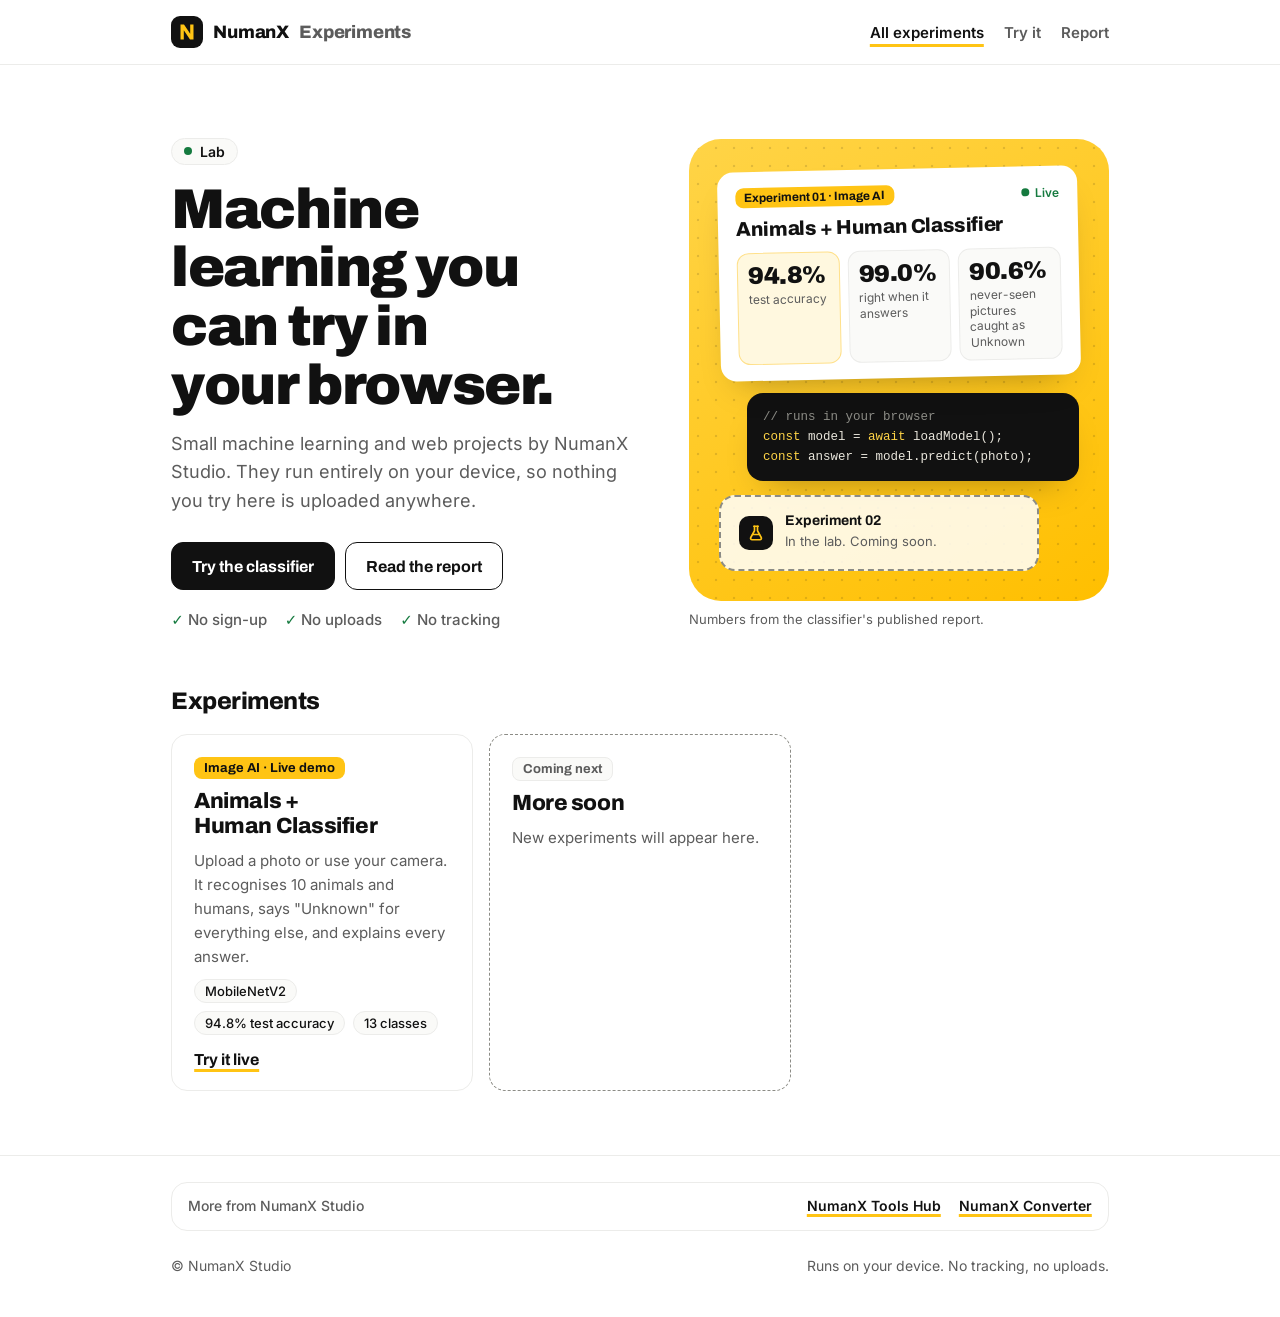
<file: index.html>
<!doctype html>
<html lang="en">
<head>
  <meta charset="utf-8">
  <meta name="viewport" content="width=device-width, initial-scale=1">
  <title>NumanX Experiments</title>
  <meta name="description" content="Small machine learning and web experiments by NumanX Studio. Everything runs in your browser.">
  <link rel="icon" href="assets/numanx-mark.svg" type="image/svg+xml">
  <link rel="stylesheet" href="assets/site.css">
  <style>
    .hero-grid { display: grid; grid-template-columns: minmax(0, 1fr) minmax(0, .9fr); gap: clamp(24px, 4vw, 56px); align-items: center; }
    .hero-actions { display: flex; flex-wrap: wrap; gap: 10px; margin: 26px 0 0; }
    .trust { display: flex; flex-wrap: wrap; gap: 6px 18px; margin: 18px 0 0; color: var(--muted); font-size: 15px; font-weight: 500; }
    .trust span::before { content: "✓ "; color: var(--ok); font-weight: 700; }

    .stage { position: relative; border-radius: 32px; padding: clamp(18px, 3vw, 30px); display: grid; gap: 14px;
      background: radial-gradient(circle, rgba(17,17,17,.13) 1.3px, transparent 1.6px) 0 0 / 18px 18px, linear-gradient(150deg, #ffd447, #ffbf00); }
    .float { background: #fff; color: #111; border-radius: 16px; box-shadow: var(--shadow-float); padding: 16px 18px; }
    .float.tilt { transform: rotate(-1.2deg); }
    .lab-head { display: flex; justify-content: space-between; align-items: center; gap: 10px; }
    .lab-tag { font: 700 12px var(--font-display); background: #ffc414; color: #111; padding: 3px 9px; border-radius: 8px; }
    .live { display: inline-flex; align-items: center; gap: 6px; font: 600 12px var(--sans); color: #157a3f; }
    .live i { width: 8px; height: 8px; border-radius: 50%; background: #157a3f; }
    .lab-title { display: block; font: 800 20px/1.15 var(--font-display); letter-spacing: -.02em; margin: 10px 0 12px; }
    .stats { display: grid; grid-template-columns: repeat(3, minmax(0, 1fr)); gap: 8px; }
    .stats div { background: #fafaf8; border: 1px solid #ececea; border-radius: 12px; padding: 10px; }
    .stats div:first-child { background: #fff8df; border-color: #ffe08a; }
    .stats strong { display: block; font: 900 24px/1 var(--font-display); letter-spacing: -.02em; color: #111; }
    .stats small { display: block; margin-top: 4px; font-size: 12px; line-height: 1.3; color: #5c5c5c; }
    .float.code { background: #111; color: #e9e6dc; margin-left: 28px; padding: 0; overflow: hidden; }
    .float.code pre { margin: 0; padding: 14px 16px; font: 12.5px/1.6 var(--mono); white-space: pre; overflow-x: auto; }
    .code .c { color: #8c8c86; } .code .k { color: #ffd447; } .code .s { color: #8fd19e; }
    .float.next { display: flex; align-items: center; gap: 12px; margin-right: 40px; border: 2px dashed #8c8c86; box-shadow: none; background: rgba(255,255,255,.85); }
    .next .ic { width: 34px; height: 34px; border-radius: 10px; background: #111; color: #ffc414; display: grid; place-items: center; flex: none; }
    .next b { display: block; font: 700 14px var(--font-display); }
    .next small { color: #5c5c5c; font-size: 13px; }
    .demo { font-size: 13px; color: var(--muted); margin: 8px 0 0; }

    .section-head { display: flex; align-items: end; justify-content: space-between; gap: 12px; margin: 28px 0 18px; }
    .grid { display: grid; grid-template-columns: repeat(auto-fill, minmax(280px, 1fr)); gap: 16px; }
    .exp { display: grid; gap: 10px; align-content: start; padding: 22px; text-decoration: none; color: var(--ink); transition: border-color .15s; }
    .exp:hover { border-color: var(--ink); }
    .exp .tag { justify-self: start; font: 700 13px var(--font-display); color: #111; background: var(--yellow); padding: 4px 10px; border-radius: 8px; }
    .exp h2 { margin: 0; font-size: 22px; }
    .exp p { margin: 0; color: var(--muted); font-size: 15px; }
    .exp .meta { display: flex; gap: 8px; flex-wrap: wrap; }
    .exp .meta span { font: 500 13px var(--sans); color: var(--ink); background: var(--soft); border: 1px solid var(--line); border-radius: 999px; padding: 3px 10px; }
    .exp .go { margin-top: 6px; font: 700 16px var(--font-display); text-decoration: underline; text-decoration-color: var(--yellow); text-decoration-thickness: 3px; text-underline-offset: 4px; }
    .exp.soon { border-style: dashed; border-color: var(--line-strong); }
    .exp.soon:hover { border-color: var(--line-strong); }
    .exp.soon .tag { background: var(--soft); border: 1px solid var(--line); color: var(--muted); }

    @media (max-width: 760px) { .hero-grid { grid-template-columns: minmax(0, 1fr); } .float.code, .float.next { margin-left: 0; margin-right: 0; } }
    @media (max-width: 420px) { .stats { grid-template-columns: 1fr 1fr; } .stats div:last-child { grid-column: 1 / -1; } }
  </style>
</head>
<body>
  <header class="topbar">
    <div class="wrap">
      <a class="brand" href="./"><img src="assets/numanx-mark.svg" alt="" width="32" height="32">NumanX <small>Experiments</small></a>
      <nav aria-label="Experiments">
        <a href="./" aria-current="page">All experiments</a>
        <a href="./animal-classifier/">Try it</a>
        <a href="./animal-classifier/report/">Report</a>
      </nav>
    </div>
  </header>

  <main class="wrap">
    <section class="hero hero-grid">
      <div>
        <p class="eyebrow">Lab</p>
        <h1>Machine learning you can try in your browser.</h1>
        <p class="lead">Small machine learning and web projects by NumanX Studio. They run entirely on your device, so nothing you try here is uploaded anywhere.</p>
        <p class="hero-actions"><a class="btn primary" href="animal-classifier/">Try the classifier</a><a class="btn" href="animal-classifier/report/">Read the report</a></p>
        <p class="trust"><span>No sign-up</span><span>No uploads</span><span>No tracking</span></p>
      </div>
      <div>
        <div class="stage" aria-label="What is in the lab">
          <div class="float tilt">
            <div class="lab-head"><span class="lab-tag">Experiment 01 · Image AI</span><span class="live"><i></i>Live</span></div>
            <b class="lab-title">Animals + Human Classifier</b>
            <div class="stats">
              <div><strong>94.8%</strong><small>test accuracy</small></div>
              <div><strong>99.0%</strong><small>right when it answers</small></div>
              <div><strong>90.6%</strong><small>never-seen pictures caught as Unknown</small></div>
            </div>
          </div>
          <div class="float code" aria-hidden="true">
<pre><span class="c">// runs in your browser</span>
<span class="k">const</span> model = <span class="k">await</span> loadModel();
<span class="k">const</span> answer = model.predict(photo);</pre>
          </div>
          <div class="float next">
            <span class="ic" aria-hidden="true"><svg width="18" height="18" viewBox="0 0 24 24" fill="none" stroke="currentColor" stroke-width="2.2" stroke-linecap="round" stroke-linejoin="round"><path d="M9 3h6"/><path d="M10 3v6L5 18a2 2 0 0 0 1.8 3h10.4A2 2 0 0 0 19 18l-5-9V3"/><path d="M7.5 14h9"/></svg></span>
            <div><b>Experiment 02</b><small>In the lab. Coming soon.</small></div>
          </div>
        </div>
        <p class="demo">Numbers from the classifier's published report.</p>
      </div>
    </section>

    <div class="section-head"><h2 style="margin:0">Experiments</h2></div>
    <section class="grid" aria-label="Experiments">
      <a class="card exp" href="animal-classifier/">
        <span class="tag">Image AI · Live demo</span>
        <h2>Animals + Human Classifier</h2>
        <p>Upload a photo or use your camera. It recognises 10 animals and humans, says "Unknown" for everything else, and explains every answer.</p>
        <div class="meta"><span>MobileNetV2</span><span>94.8% test accuracy</span><span>13 classes</span></div>
        <span class="go">Try it live</span>
      </a>
      <div class="card exp soon" aria-hidden="true">
        <span class="tag">Coming next</span>
        <h2>More soon</h2>
        <p>New experiments will appear here.</p>
      </div>
    </section>
  </main>

  <footer>
    <div class="wrap">
      <div class="family"><b>More from NumanX Studio</b><a href="https://toolshub.numanxstudio.com">NumanX Tools Hub</a><a href="https://converter.numanxstudio.com">NumanX Converter</a></div>
      <span>© NumanX Studio</span>
      <span>Runs on your device. No tracking, no uploads.</span>
    </div>
  </footer>
</body>
</html>
</file>
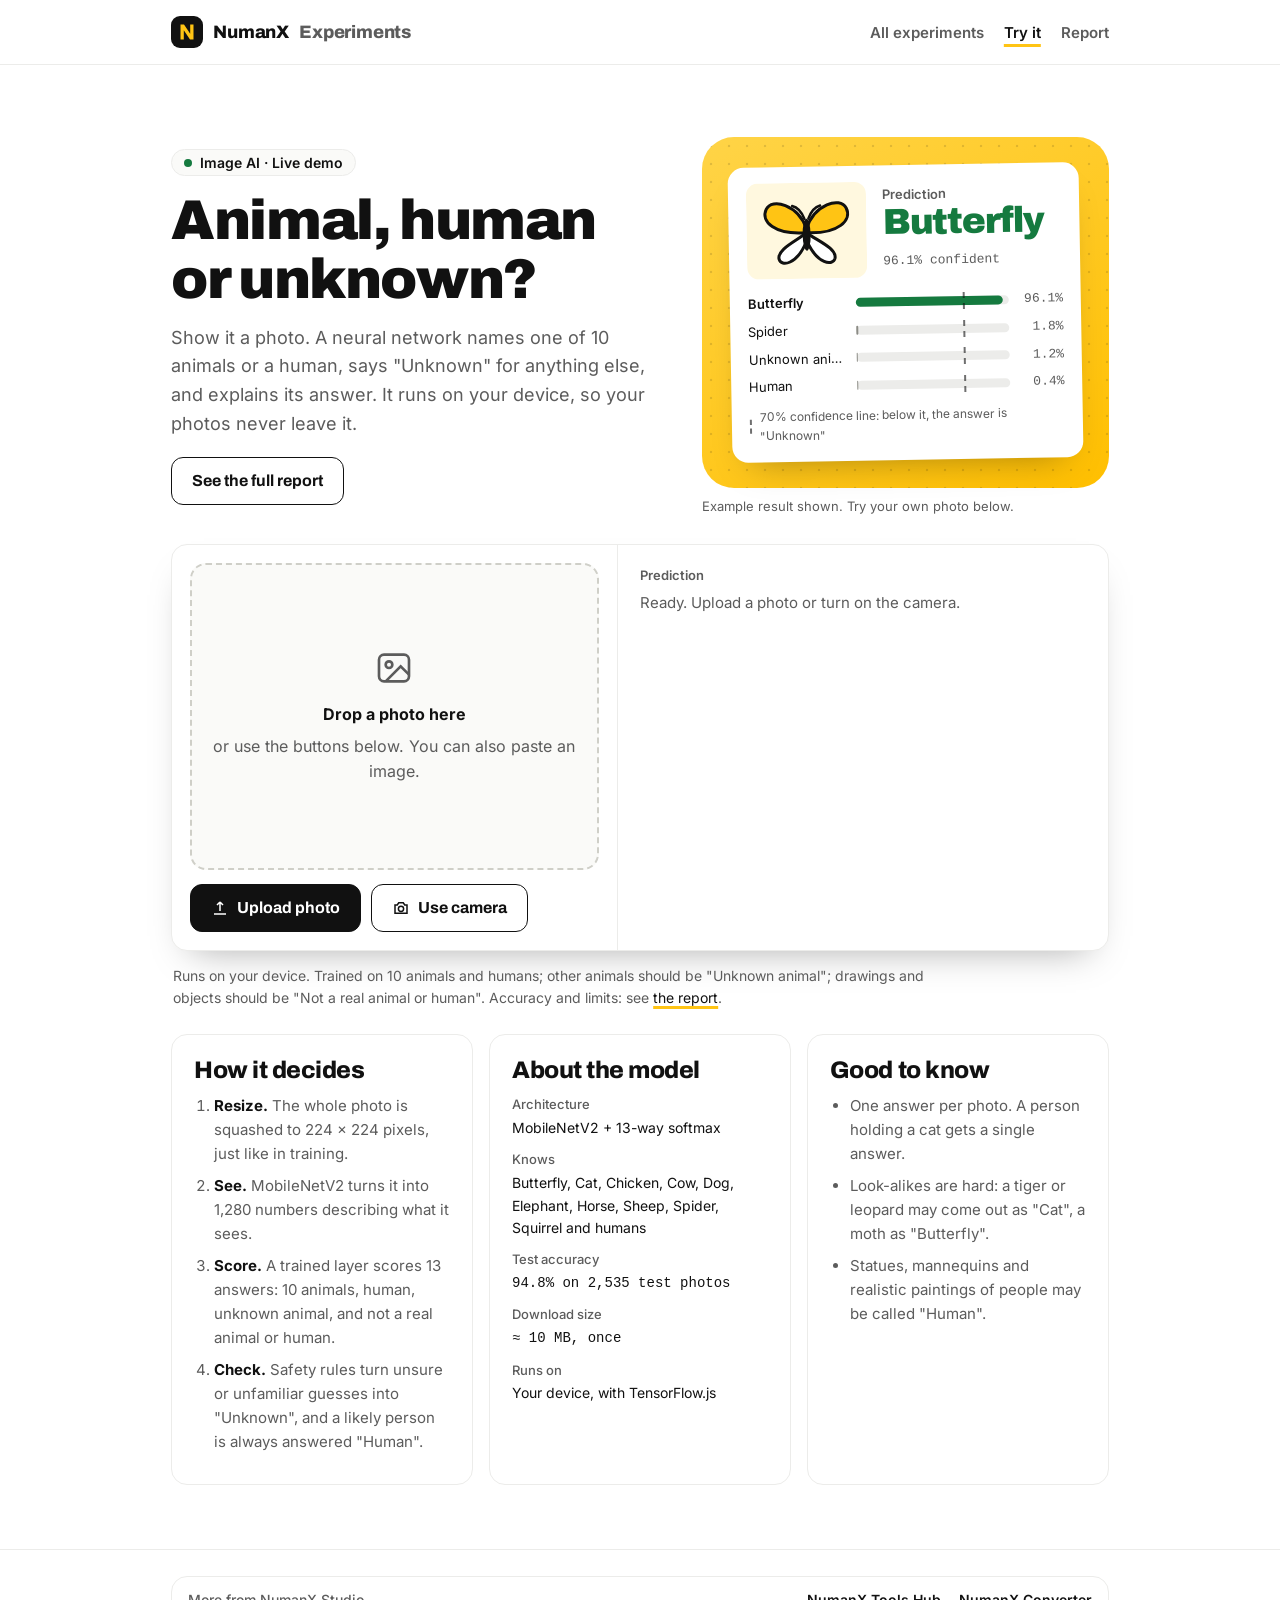
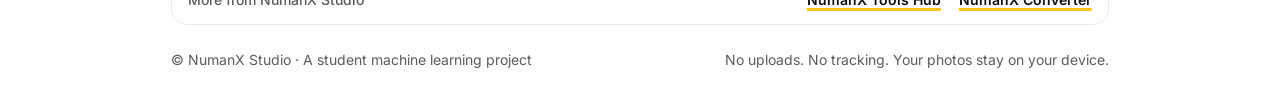
<file: animal-classifier/index.html>
<!doctype html>
<html lang="en">
<head>
  <meta charset="utf-8">
  <meta name="viewport" content="width=device-width, initial-scale=1">
  <title>Animals + Human Classifier · NumanX Experiments</title>
  <meta name="description" content="Show it a photo and a MobileNetV2 network says which of 10 animals it is, a human, or Unknown, and explains why. Runs fully in your browser; nothing is uploaded.">
  <link rel="icon" href="../assets/numanx-mark.svg" type="image/svg+xml">
  <link rel="stylesheet" href="../assets/site.css">
  <link rel="stylesheet" href="style.css">
</head>
<body>
  <header class="topbar">
    <div class="wrap">
      <a class="brand" href="../"><img src="../assets/numanx-mark.svg" alt="" width="32" height="32">NumanX <small>Experiments</small></a>
      <nav aria-label="Experiments">
        <a href="../">All experiments</a>
        <a href="./" aria-current="page">Try it</a>
        <a href="report/">Report</a>
      </nav>
    </div>
  </header>

  <main class="wrap">
    <section class="hero hero-grid">
      <div>
      <p class="eyebrow">Image AI · Live demo</p>
      <h1>Animal, human or unknown?</h1>
      <p class="lead">Show it a photo. A neural network names one of 10 animals or a human, says "Unknown" for anything else, and explains its answer. It runs on your device, so your photos never leave it.</p>
      <p class="hero-actions"><a class="btn" href="report/">See the full report</a></p>
      </div>
      <div class="ex">
        <div class="ex-stage" aria-label="Example: a butterfly photo and the classifier's answer">
          <div class="ex-card">
            <div class="ex-top">
              <svg viewBox="0 0 120 96" aria-hidden="true">
                <rect width="120" height="96" rx="12" fill="#fff8df"/>
                <path d="M60 46C52 22 26 14 20 26c-6 12 8 26 40 24z" fill="#ffc414" stroke="#111" stroke-width="3" stroke-linejoin="round"/>
                <path d="M60 46C68 22 94 14 100 26c6 12-8 26-40 24z" fill="#ffc414" stroke="#111" stroke-width="3" stroke-linejoin="round"/>
                <path d="M60 50C50 58 30 66 32 76c2 8 18 6 28-18z" fill="#fff" stroke="#111" stroke-width="3" stroke-linejoin="round"/>
                <path d="M60 50C70 58 90 66 88 76c-2 8-18 6-28-18z" fill="#fff" stroke="#111" stroke-width="3" stroke-linejoin="round"/>
                <ellipse cx="60" cy="52" rx="4" ry="16" fill="#111"/>
                <path d="M58 36c-3-8-8-12-12-13M62 36c3-8 8-12 12-13" fill="none" stroke="#111" stroke-width="2.5" stroke-linecap="round"/>
              </svg>
              <div><small>Prediction</small><strong>Butterfly</strong><em>96.1% confident</em></div>
            </div>
            <ol class="ex-bars" aria-hidden="true">
              <li class="on"><span>Butterfly</span><i><b style="width:96.1%"></b><u></u></i><span>96.1%</span></li>
              <li><span>Spider</span><i><b style="width:1.8%"></b><u></u></i><span>1.8%</span></li>
              <li><span>Unknown animal</span><i><b style="width:1.2%"></b><u></u></i><span>1.2%</span></li>
              <li><span>Human</span><i><b style="width:0.4%"></b><u></u></i><span>0.4%</span></li>
            </ol>
            <p class="ex-legend"><span></span>70% confidence line: below it, the answer is "Unknown"</p>
          </div>
        </div>
        <p class="ex-note">Example result shown. Try your own photo below.</p>
      </div>
    </section>

    <section class="tool card" aria-label="Classifier">
      <div class="stage">
        <div id="drop" class="drop" tabindex="0" aria-describedby="drop-hint">
          <img id="preview" alt="" hidden>
          <video id="video" playsinline muted hidden></video>
          <div id="drop-empty" class="drop-empty">
            <svg viewBox="0 0 24 24" fill="none" stroke="currentColor" stroke-width="1.6" aria-hidden="true"><rect x="3" y="4" width="18" height="16" rx="3"/><circle cx="9" cy="10" r="2"/><path d="m21 16-5-5-9 9"/></svg>
            <p><strong>Drop a photo here</strong></p>
            <p id="drop-hint" class="muted">or use the buttons below. You can also paste an image.</p>
          </div>
        </div>
        <div class="actions">
          <label class="btn primary" for="file" id="file-label">
            <svg viewBox="0 0 24 24" fill="none" stroke="currentColor" stroke-width="2" aria-hidden="true"><path d="M12 16V4m0 0-4 4m4-4 4 4M4 20h16"/></svg>
            Upload photo
          </label>
          <input id="file" class="sr-only" type="file" accept="image/*">
          <button class="btn" id="cam" type="button">
            <svg viewBox="0 0 24 24" fill="none" stroke="currentColor" stroke-width="2" aria-hidden="true"><path d="M4 8h3l2-3h6l2 3h3v11H4z"/><circle cx="12" cy="13" r="3.5"/></svg>
            <span id="cam-text">Use camera</span>
          </button>
          <button class="btn" id="flip" type="button" hidden>Switch camera</button>
        </div>
      </div>

      <div class="result" aria-live="polite">
        <p class="eyebrow result-eyebrow">Prediction</p>
        <div id="status" class="status">Loading the model…</div>
        <div id="progress" class="progress" role="progressbar" aria-label="Model download" aria-valuemin="0" aria-valuemax="100" aria-valuenow="0"><span></span></div>

        <div id="answer" class="answer" hidden>
          <div id="label" class="label">—</div>
          <div id="conf" class="conf mono">—</div>
          <div class="bars" aria-label="Top 4 scores">
            <ol id="bars" class="bar-list"></ol>
            <div class="bar-legend mono muted"><span class="dash" aria-hidden="true"></span> <span id="thr-legend">confidence threshold</span></div>
          </div>
          <details class="why" open>
            <summary>Why this answer?</summary>
            <ol id="reasons" class="reasons"></ol>
          </details>
          <p id="timing" class="timing mono muted"></p>
        </div>
      </div>
    </section>

    <p class="tool-note">Runs on your device. Trained on 10 animals and humans; other animals should be "Unknown animal"; drawings and objects should be "Not a real animal or human". Accuracy and limits: see <a href="report/">the report</a>.</p>

    <section class="info">
      <div class="card block">
        <h2>How it decides</h2>
        <ol class="steps">
          <li><b>Resize.</b> The whole photo is squashed to 224 × 224 pixels, just like in training.</li>
          <li><b>See.</b> MobileNetV2 turns it into 1,280 numbers describing what it sees.</li>
          <li><b>Score.</b> A trained layer scores 13 answers: 10 animals, human, unknown animal, and not a real animal or human.</li>
          <li><b>Check.</b> Safety rules turn unsure or unfamiliar guesses into "Unknown", and a likely person is always answered "Human".</li>
        </ol>
      </div>
      <div class="card block">
        <h2>About the model</h2>
        <dl class="facts">
          <div><dt>Architecture</dt><dd>MobileNetV2 + 13-way softmax</dd></div>
          <div><dt>Knows</dt><dd id="known-list">10 animals and humans</dd></div>
          <div><dt>Test accuracy</dt><dd class="mono">94.8% on 2,535 test photos</dd></div>
          <div><dt>Download size</dt><dd class="mono">≈ 10 MB, once</dd></div>
          <div><dt>Runs on</dt><dd>Your device, with TensorFlow.js</dd></div>
        </dl>
      </div>
      <div class="card block">
        <h2>Good to know</h2>
        <ul class="steps">
          <li>One answer per photo. A person holding a cat gets a single answer.</li>
          <li>Look-alikes are hard: a tiger or leopard may come out as "Cat", a moth as "Butterfly".</li>
          <li>Statues, mannequins and realistic paintings of people may be called "Human".</li>
        </ul>
      </div>
    </section>
  </main>

  <footer>
    <div class="wrap">
      <div class="family"><b>More from NumanX Studio</b><a href="https://toolshub.numanxstudio.com">NumanX Tools Hub</a><a href="https://converter.numanxstudio.com">NumanX Converter</a></div>
      <span>© NumanX Studio · A student machine learning project</span>
      <span>No uploads. No tracking. Your photos stay on your device.</span>
    </div>
  </footer>

  <canvas id="canvas" width="224" height="224" hidden></canvas>
  <script src="../assets/tf.min.js"></script>
  <script src="app.js"></script>
</body>
</html>
</file>
<file: assets/site.css>
/* NumanX Experiments — built on the NumanX design system (see DESIGN.md).
   Old variable names are kept so every page keeps working; their values now come from NumanX tokens. */

@font-face { font-family: "Archivo"; font-weight: 700; font-display: swap; src: url("fonts/archivo-latin-700-normal.woff2") format("woff2"); }
@font-face { font-family: "Archivo"; font-weight: 800; font-display: swap; src: url("fonts/archivo-latin-800-normal.woff2") format("woff2"); }
@font-face { font-family: "Archivo"; font-weight: 900; font-display: swap; src: url("fonts/archivo-latin-900-normal.woff2") format("woff2"); }
@font-face { font-family: "Inter"; font-weight: 400; font-display: swap; src: url("fonts/inter-latin-400-normal.woff2") format("woff2"); }
@font-face { font-family: "Inter"; font-weight: 500; font-display: swap; src: url("fonts/inter-latin-500-normal.woff2") format("woff2"); }
@font-face { font-family: "Inter"; font-weight: 600; font-display: swap; src: url("fonts/inter-latin-600-normal.woff2") format("woff2"); }
@font-face { font-family: "Inter"; font-weight: 700; font-display: swap; src: url("fonts/inter-latin-700-normal.woff2") format("woff2"); }

:root {
  /* NumanX tokens */
  --surface: #ffffff;
  --soft: #fafaf8;
  --ink: #111111;
  --muted: #5c5c5c;
  --line: #ececea;
  --line-strong: #8c8c86;
  --yellow: #ffc414;
  --accent-soft: #fff8df;
  --focus: #111111;
  --ok: #157a3f;
  --no: #cc2f24;
  --warn: #8a5a00;
  --font-display: "Archivo", system-ui, sans-serif;
  --sans: "Inter", system-ui, -apple-system, "Segoe UI", Roboto, Arial, sans-serif;
  --mono: ui-monospace, "SF Mono", "Cascadia Mono", Menlo, Consolas, monospace;
  --radius: 16px;
  --radius-md: 12px;
  --shadow-float: 0 18px 36px -20px rgba(0, 0, 0, .35);
  --shadow-offset: 6px 6px 0 var(--yellow);
  /* Old names, mapped */
  --bg: var(--surface);
  --accent: var(--ink);
  --cat: #2563eb;
  --dog: #c2410c;
  color-scheme: light;
}
@media (prefers-color-scheme: dark) {
  :root {
    --surface: #121210;
    --soft: #1a1916;
    --ink: #f2efe6;
    --muted: #b7b2a6;
    --line: #2c2a24;
    --line-strong: #6b675e;
    --accent-soft: #2a2410;
    --focus: #ffd85a;
    --ok: #2bc06a;
    --no: #ff6b5e;
    --warn: #facc15;
    --cat: #60a5fa;
    --dog: #fb923c;
    color-scheme: dark;
  }
}

* { box-sizing: border-box; }
[hidden] { display: none !important; }
html { -webkit-text-size-adjust: 100%; }
body { margin: 0; background: var(--surface); color: var(--ink); font: 16px/1.6 var(--sans); }

a { color: var(--ink); text-decoration: underline; text-decoration-color: var(--yellow); text-decoration-thickness: 3px; text-underline-offset: 3px; }
a:hover { text-decoration-color: var(--ink); }
:focus-visible { outline: 2px solid var(--focus); outline-offset: 2px; box-shadow: 0 0 0 6px rgba(255, 196, 20, .45); border-radius: 4px; }

.wrap { max-width: 1040px; margin: 0 auto; padding: 0 max(16px, 4vw); }

/* Nav */
.topbar { position: sticky; top: 0; z-index: 20; border-bottom: 1px solid var(--line); background: color-mix(in srgb, var(--surface) 90%, transparent); backdrop-filter: saturate(1.4) blur(12px); }
.topbar .wrap { display: flex; align-items: center; justify-content: space-between; min-height: 64px; gap: 12px; }
.brand { display: inline-flex; align-items: center; gap: 10px; font: 800 18px var(--font-display); letter-spacing: -.01em; color: var(--ink); text-decoration: none; white-space: nowrap; }
.brand img { width: 32px; height: 32px; display: block; }
.brand small { font: 800 18px var(--font-display); color: var(--muted); letter-spacing: -.01em; text-transform: none; }
.topbar nav { display: flex; flex-wrap: wrap; justify-content: flex-end; gap: 4px 20px; }
.topbar nav a { color: var(--muted); text-decoration: none; font: 600 15px var(--sans); }
.topbar nav a:hover { color: var(--ink); }
.topbar nav a[aria-current="page"] { color: var(--ink); text-decoration: underline; text-decoration-color: var(--yellow); text-decoration-thickness: 3px; text-underline-offset: 6px; }
@media (max-width: 600px) {
  .topbar .wrap { flex-direction: column; align-items: flex-start; padding-top: 10px; padding-bottom: 10px; gap: 6px; }
  .topbar nav { justify-content: flex-start; }
}

/* Type */
h1, h2, h3 { font-family: var(--font-display); text-wrap: balance; }
h1 { font-size: clamp(36px, 6vw, 56px); font-weight: 900; line-height: 1.05; letter-spacing: -.025em; margin: 0 0 14px; }
h2 { font-size: 24px; font-weight: 800; line-height: 1.15; letter-spacing: -.02em; margin: 0 0 10px; }
h3 { font-size: 17px; font-weight: 700; letter-spacing: -.01em; margin: 0 0 6px; }
.lead { font-size: 18px; color: var(--muted); max-width: 640px; margin: 0; }
.eyebrow { display: inline-flex; align-items: center; gap: 8px; font: 600 14px var(--sans); color: var(--ink); background: var(--soft); border: 1px solid var(--line); border-radius: 999px; padding: 4px 12px; margin: 0 0 16px; letter-spacing: 0; text-transform: none; }
.eyebrow::before { content: ""; width: 8px; height: 8px; border-radius: 50%; background: var(--ok); }
.hero { padding: clamp(40px, 6vw, 72px) 0 28px; }
.mono { font-family: var(--mono); }
.muted { color: var(--muted); }

/* Surfaces */
.card { background: var(--surface); border: 1px solid var(--line); border-radius: var(--radius); }

/* Buttons */
.btn { appearance: none; border: 1.5px solid var(--ink); background: var(--surface); color: var(--ink); font: 700 16px var(--font-display); padding: 0 20px; border-radius: var(--radius-md); cursor: pointer; display: inline-flex; align-items: center; justify-content: center; gap: 8px; min-height: 48px; text-decoration: none; transition: background .15s, border-color .15s, transform .05s; }
.btn:hover { background: var(--soft); }
.btn:active { transform: translateY(1px); }
.btn.primary { background: var(--ink); color: var(--surface); border-color: var(--ink); }
.btn.primary:hover { background: var(--ink); opacity: .9; }
.btn[disabled] { opacity: .45; cursor: not-allowed; }
.btn svg { width: 18px; height: 18px; flex: none; }

/* Footer */
footer { border-top: 1px solid var(--line); margin-top: 64px; padding: 26px 0 40px; color: var(--muted); font-size: 14px; }
footer .wrap { display: flex; flex-wrap: wrap; justify-content: space-between; gap: 8px 20px; }
footer a { color: var(--muted); }
.family { display: flex; flex-wrap: wrap; gap: 6px 18px; align-items: center; border: 1px solid var(--line); border-radius: var(--radius); padding: 12px 16px; margin-bottom: 16px; width: 100%; }
.family b { color: var(--muted); font-weight: 500; margin-right: auto; }
.family a { color: var(--ink); font-weight: 600; text-decoration-color: var(--yellow); }

.sr-only { position: absolute; width: 1px; height: 1px; overflow: hidden; clip: rect(0 0 0 0); white-space: nowrap; }
@media (prefers-reduced-motion: reduce) { * { transition: none !important; animation: none !important; } }
</file>
<file: animal-classifier/style.css>
/* Live demo for the Animals + Human classifier. Layout follows the earlier Cat vs Dog demo. */
:root { --yes: var(--ok); }

.hero-actions { display: flex; flex-wrap: wrap; gap: 10px; margin: 18px 0 0; }
.hero-actions .btn { text-decoration: none; }

.tool { display: grid; grid-template-columns: 1fr 1.1fr; overflow: hidden; box-shadow: var(--shadow-float); }
.stage { padding: 18px; border-right: 1px solid var(--line); display: flex; flex-direction: column; gap: 14px; min-width: 0; }
.drop {
  position: relative; aspect-ratio: 4 / 3; border: 2px dashed #cfcfc8; border-radius: var(--radius);
  background: var(--soft); display: grid; place-items: center; overflow: hidden; transition: border-color .15s, background .15s;
}
.drop:focus-visible { outline: 2px solid var(--focus); outline-offset: 2px; }
.drop.over { border-color: var(--ink); background: var(--accent-soft); }
.drop.filled { border-style: solid; }
/* Pinned to the box so the WHOLE photo always fits (portrait, square or wide), letterboxed, never cropped. */
.drop img, .drop video { position: absolute; inset: 0; width: 100%; height: 100%; object-fit: contain; display: block; background: #000; }
.drop-empty { text-align: center; padding: 16px; }
.drop-empty svg { width: 40px; height: 40px; color: var(--muted); }
.drop-empty p { margin: 6px 0 0; }
.actions { display: flex; flex-wrap: wrap; gap: 10px; }

.result { padding: 22px; display: flex; flex-direction: column; min-width: 0; }
.result-eyebrow { color: var(--muted); }
.status { color: var(--muted); font-size: 15px; }
.status.error { color: var(--no); }
.progress { height: 8px; border-radius: 99px; background: var(--line); margin-top: 12px; overflow: hidden; }
.progress span { display: block; height: 100%; width: 0; background: var(--ink); border-radius: inherit; transition: width .2s; }
.progress.done { display: none; }

.answer { margin-top: 4px; }
.label { font-family: var(--font-display); font-size: clamp(36px, 7vw, 56px); font-weight: 900; letter-spacing: -0.03em; line-height: 1.05; overflow-wrap: anywhere; }
.label.known { color: var(--yes); }
.label.unknown { color: var(--no); font-size: clamp(24px, 4.2vw, 32px); letter-spacing: -0.02em; line-height: 1.15; }
.conf { margin-top: 8px; font-size: 15px; color: var(--muted); }

/* Top-4 bars with a dashed line at the confidence threshold */
.bars { margin-top: 20px; }
.bar-list { list-style: none; margin: 0; padding: 0; display: grid; gap: 8px; }
.bar-row { display: grid; grid-template-columns: minmax(0, 9.5em) 1fr 3.6em; align-items: center; gap: 10px; font-size: 14px; }
.bar-name { overflow: hidden; text-overflow: ellipsis; white-space: nowrap; }
.bar-track { position: relative; height: 10px; border-radius: 99px; background: var(--line); }
.bar-fill { position: absolute; inset: 0 auto 0 0; border-radius: 99px; background: var(--muted); transition: width .25s; }
.bar-row.is-answer .bar-fill { background: var(--yes); }
.bar-row.is-answer.is-unknown .bar-fill { background: var(--no); }
.bar-row.is-answer .bar-name { font-weight: 600; }
.bar-thr { position: absolute; top: -4px; bottom: -4px; width: 0; border-left: 2px dashed var(--ink); opacity: .7; }
.bar-val { text-align: right; font-family: var(--mono); font-size: 13px; color: var(--muted); }
.bar-legend { display: flex; align-items: center; gap: 6px; margin-top: 8px; font-size: 12px; }
.bar-legend .dash { display: inline-block; width: 0; height: 14px; border-left: 2px dashed var(--ink); opacity: .7; }

.why { margin-top: 18px; border-top: 1px solid var(--line); padding-top: 12px; }
.why summary { cursor: pointer; font: 700 16px var(--font-display); }
.why summary:focus-visible { outline: 2px solid var(--focus); outline-offset: 2px; border-radius: 4px; }
.reasons { margin: 10px 0 0; padding-left: 20px; font-size: 14px; color: var(--muted); }
.reasons li { margin: 0 0 8px; }
.reasons b { color: var(--ink); }
.timing { margin: 12px 0 0; font-size: 12px; }

.tool-note { margin: 14px 2px 0; font-size: 14px; color: var(--muted); max-width: 760px; }

.info { display: grid; grid-template-columns: repeat(3, 1fr); gap: 16px; margin-top: 24px; }
.block { padding: 22px; }
.steps { margin: 0; padding-left: 20px; color: var(--muted); font-size: 15px; }
.steps li { margin: 0 0 8px; }
.steps b { color: var(--ink); }
.facts { margin: 0; display: grid; gap: 10px; font-size: 14px; }
.facts div { display: grid; gap: 2px; }
.facts dt { color: var(--muted); font-size: 13px; font-weight: 500; }
.facts dd { margin: 0; }

@media (max-width: 860px) {
  .info { grid-template-columns: 1fr; }
}
@media (max-width: 760px) {
  .tool { grid-template-columns: 1fr; }
  .stage { border-right: 0; border-bottom: 1px solid var(--line); padding: 14px; }
  .result { padding: 18px 14px; }
  .actions .btn { flex: 1 1 auto; justify-content: center; }
  .bar-row { grid-template-columns: minmax(0, 7.5em) 1fr 3.4em; }
}

/* NumanX: the in-tool "Prediction" label is a plain label, not a hero eyebrow pill */
.result-eyebrow { background: none; border: 0; padding: 0; margin: 0 0 8px; font: 600 13px var(--sans); }
.result-eyebrow::before { display: none; }

/* NumanX: hero with an example prediction on the yellow stage */
.hero-grid { display: grid; grid-template-columns: minmax(0, 1fr) minmax(0, .85fr); gap: clamp(24px, 4vw, 56px); align-items: center; }
.ex-stage { border-radius: 32px; padding: clamp(18px, 3vw, 28px); background: radial-gradient(circle, rgba(17,17,17,.13) 1.3px, transparent 1.6px) 0 0 / 18px 18px, linear-gradient(150deg, #ffd447, #ffbf00); }
.ex-card { background: #fff; color: #111; border-radius: 16px; box-shadow: var(--shadow-float); padding: 16px 18px; transform: rotate(-1deg); }
.ex-top { display: grid; grid-template-columns: 120px minmax(0, 1fr); gap: 16px; align-items: center; }
.ex-top svg { width: 120px; height: 96px; display: block; }
.ex-top small { display: block; color: #5c5c5c; font: 600 13px var(--sans); }
.ex-top strong { display: block; font: 900 36px/1 var(--font-display); letter-spacing: -.03em; color: #157a3f; margin: 2px 0 6px; overflow-wrap: anywhere; }
.ex-top em { font: 500 13px var(--mono); color: #5c5c5c; font-style: normal; }
.ex-bars { list-style: none; margin: 14px 0 0; padding: 0; display: grid; gap: 7px; font-size: 13px; }
.ex-bars li { display: grid; grid-template-columns: minmax(0, 7.5em) minmax(0, 1fr) 3.4em; gap: 10px; align-items: center; }
.ex-bars li span:first-child { white-space: nowrap; overflow: hidden; text-overflow: ellipsis; }
.ex-bars li.on span:first-child { font-weight: 600; }
.ex-bars i { position: relative; height: 9px; border-radius: 99px; background: #ececea; display: block; }
.ex-bars b { position: absolute; inset: 0 auto 0 0; border-radius: 99px; background: #8c8c86; }
.ex-bars li.on b { background: #157a3f; }
.ex-bars u { position: absolute; left: 70%; top: -4px; bottom: -4px; border-left: 2px dashed #111; opacity: .6; }
.ex-bars li span:last-child { text-align: right; font-family: var(--mono); color: #5c5c5c; }
.ex-legend { display: flex; align-items: center; gap: 8px; margin: 10px 0 0; font-size: 12px; color: #5c5c5c; }
.ex-legend span { height: 14px; border-left: 2px dashed #111; opacity: .6; }
.ex-note { font-size: 13px; color: var(--muted); margin: 8px 0 0; }
@media (max-width: 860px) { .hero-grid { grid-template-columns: minmax(0, 1fr); } }
@media (max-width: 420px) { .ex-top { grid-template-columns: 88px minmax(0, 1fr); } .ex-top svg { width: 88px; height: 70px; } .ex-top strong { font-size: 30px; } }
</file>
